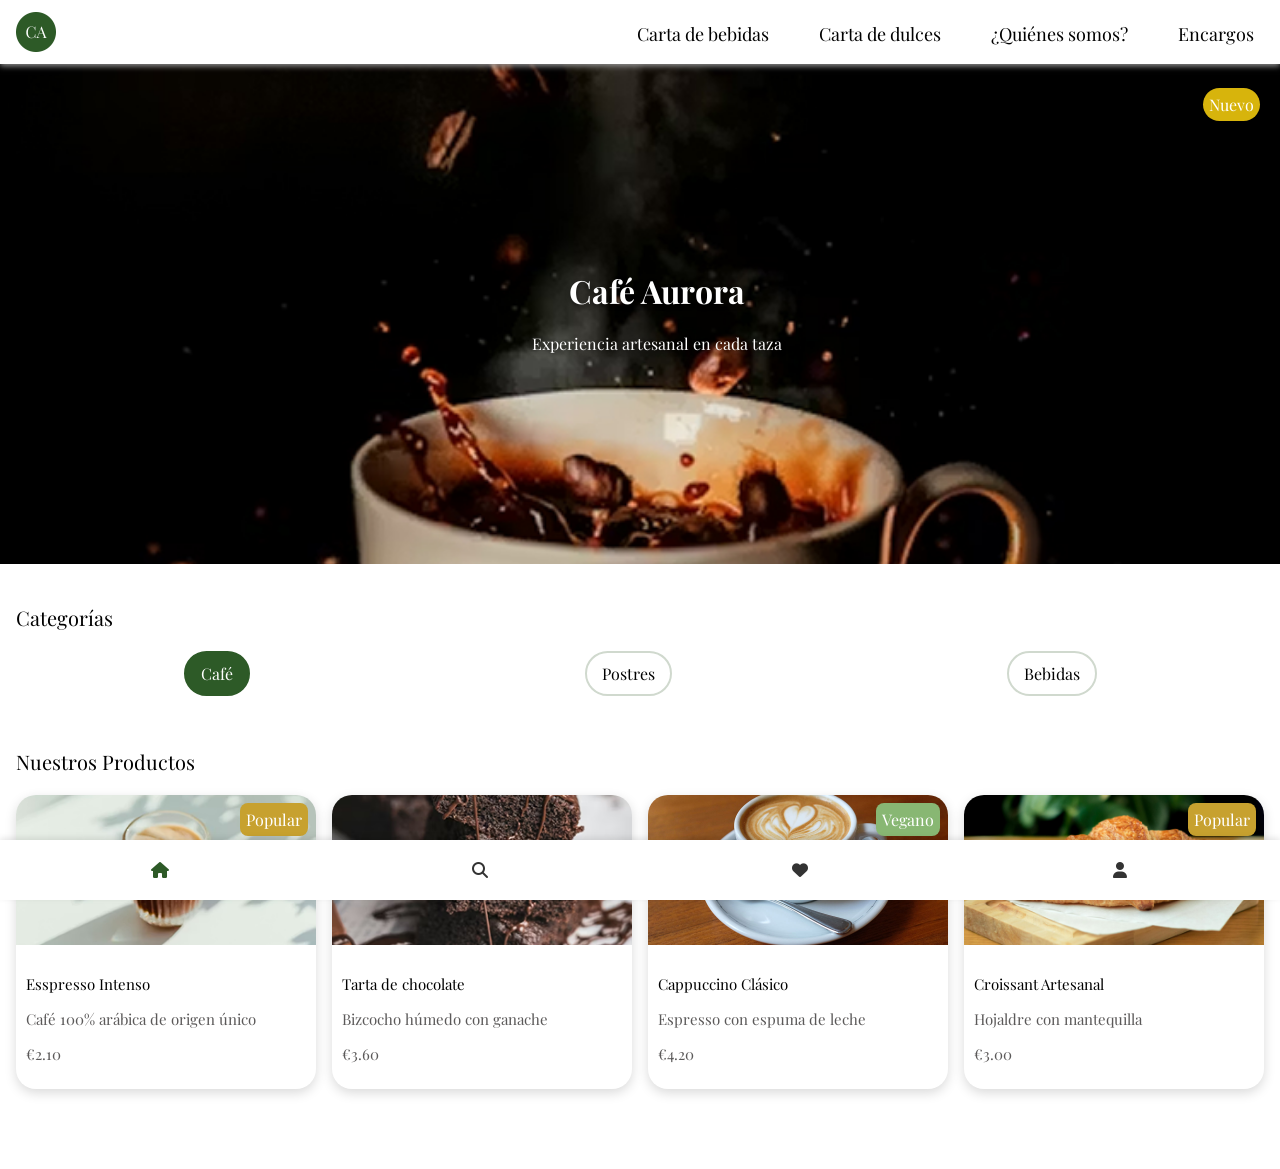
<file: html/index.html>
<!doctype html>
<html lang="en">
  <head>
    <meta charset="UTF-8" />
    <meta name="viewport" content="width=device-width, initial-scale=1.0" />
    <title>Cafe Aurora</title>
    <link rel="icon" href="../images/icon_pg.png" />
    <link
      rel="stylesheet"
      href="https://cdnjs.cloudflare.com/ajax/libs/font-awesome/6.5.1/css/all.min.css"
    />
    <link rel="stylesheet" href="../css/style.css" />
    <link rel="stylesheet" href="../css/style-home.css" />
  </head>
  <body>
    <header class="site-header">
      <img
        class="site-header__logo"
        src="../images/user-picture.png"
        alt="User picture"
      />
      <nav class="site-header__nav">
        <label for="f-toggle" class="site-header__menu-toggle-label"
          >&#9776;</label
        >
        <input type="checkbox" id="f-toggle" class="site-header__menu-toggle" />
        <div class="site-header__menu">
          <ul class="site-header__menu-list">
            <li class="site-header__menu-item">Carta de bebidas</li>
            <li class="site-header__menu-item">Carta de dulces</li>
            <li class="site-header__menu-item">¿Quiénes somos?</li>
            <li class="site-header__menu-item">Encargos</li>
          </ul>
        </div>
      </nav>
    </header>
    <main class="home-main">
      <img
        class="home-main__hero-image"
        src="../images/Cafe_Aurora_Interior.jpg"
        alt="Cafe Aurora Logo"
      />
      <div class="home-main__text">
        <h1>Café Aurora</h1>
        <p>Experiencia artesanal en cada taza</p>
      </div>
      <div class="badge" data-category="nuevo">Nuevo</div>
    </main>
    <section class="category-filter">
      <p>Categorías</p>
      <div class="category-filter__list">
        <div class="category-filter__tag" data-state="focus">Café</div>
        <div class="category-filter__tag" data-state="normal">Postres</div>
        <div class="category-filter__tag" data-state="normal">Bebidas</div>
      </div>
    </section>
    <section class="product-list">
      <p>Nuestros Productos</p>
      <div class="product-list__grid">
        <article class="product-card">
          <div class="product-card__image-wrapper">
            <img src="../images/esspresso.png" alt="Café espresso" />
          </div>
          <div class="product-card__content">
            <p class="product-card__title">Esspresso Intenso</p>
            <p class="product-card__description">
              Café 100% arábica de origen único
            </p>
            <p class="product-card__price">€2.10</p>
          </div>
          <div class="badge" data-category="popular">Popular</div>
        </article>
        <article class="product-card">
          <div class="product-card__image-wrapper">
            <img src="../images/tarta-chocolate.png" alt="tarta de chocolate" />
          </div>
          <div class="product-card__content">
            <p class="product-card__title">Tarta de chocolate</p>
            <p class="product-card__description">Bizcocho húmedo con ganache</p>
            <p class="product-card__price">€3.60</p>
          </div>
        </article>
        <article class="product-card">
          <div class="product-card__image-wrapper">
            <img src="../images/cappuccino.jpg" alt="tarta de chocolate" />
          </div>
          <div class="product-card__content">
            <p class="product-card__title">Cappuccino Clásico</p>
            <p class="product-card__description">
              Espresso con espuma de leche
            </p>
            <p class="product-card__price">€4.20</p>
          </div>
          <div class="badge" data-category="vegan">Vegano</div>
        </article>
        <article class="product-card">
          <div class="product-card__image-wrapper">
            <img src="../images/croissant.jpeg" alt="tarta de chocolate" />
          </div>
          <div class="product-card__content">
            <p class="product-card__title">Croissant Artesanal</p>
            <p class="product-card__description">Hojaldre con mantequilla</p>
            <p class="product-card__price">€3.00</p>
          </div>
          <div class="badge" data-category="popular">Popular</div>
        </article>
      </div>
    </section>
    <nav class="bottom-nav">
      <a href="#home" data-state="focus"><i class="fa-solid fa-house"></i></a>
      <a href="#menu"><i class="fa-solid fa-magnifying-glass"></i></a>
      <a href="#favorites"><i class="fa-solid fa-heart"></i></a>
      <a href="#profile"><i class="fa-solid fa-user"></i></a>
    </nav>
  </body>
</html>
</file>
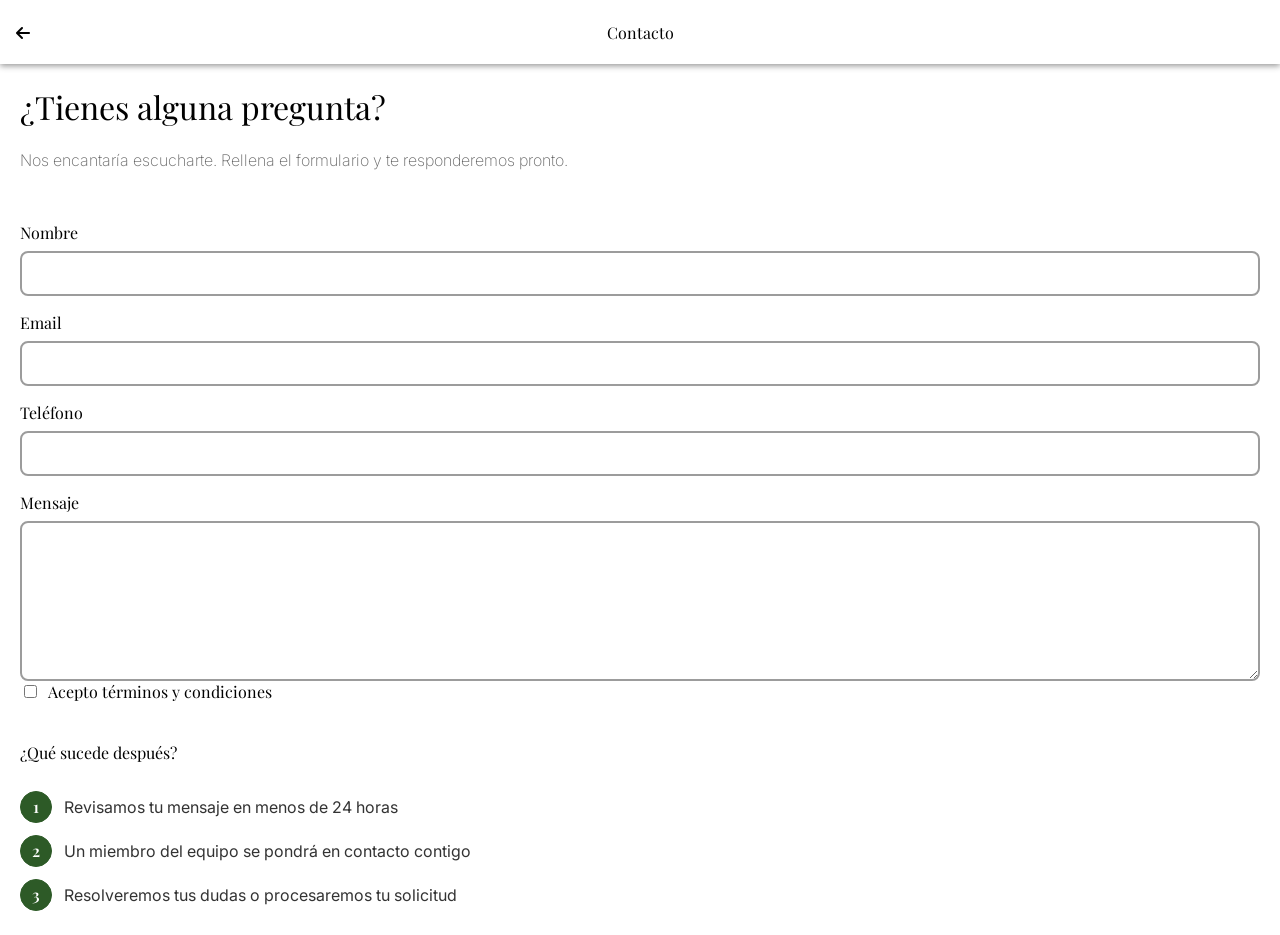
<file: html/contact.html>
<!doctype html>
<html lang="en">
  <head>
    <meta charset="UTF-8" />
    <meta name="viewport" content="width=device-width, initial-scale=1.0" />
    <title>Contact</title>
    <link rel="icon" href="../images/icon_pg.png" />
    <link
      rel="stylesheet"
      href="https://cdnjs.cloudflare.com/ajax/libs/font-awesome/6.5.1/css/all.min.css"
    />
    <link rel="stylesheet" href="../css/style.css" />
    <link rel="stylesheet" href="../css/style-contact.css" />
  </head>
  <body>
    <header class="detail-header">
      <a class="detail-header__back" href="#btn-back" data-state="focus"
        ><i class="fa-solid fa-arrow-left"></i
      ></a>
      <p class="detail-header__title">Contacto</p>
    </header>
    <main class="contact-page">
      <h1 class="contact-page__title">¿Tienes alguna pregunta?</h1>
      <p class="contact-page__intro">
        Nos encantaría escucharte. Rellena el formulario y te responderemos
        pronto.
      </p>
      <form class="contact-form" action="/my-handling-form-page" method="post">
        <ul class="contact-form__list">
          <li class="contact-form__item">
            <label class="contact-form__label" for="name">Nombre</label>
            <input
              class="contact-form__input"
              type="text"
              id="name"
              name="user_name"
            />
          </li>
          <li class="contact-form__item">
            <label class="contact-form__label" for="mail">Email</label>
            <input
              class="contact-form__input"
              type="email"
              id="mail"
              name="user_mail"
            />
          </li>
          <li class="contact-form__item">
            <label class="contact-form__label" for="tlf">Teléfono</label>
            <input
              class="contact-form__input"
              type="number"
              id="tlf"
              name="user_tel"
            />
          </li>
          <li class="contact-form__item">
            <label class="contact-form__label" for="msg">Mensaje</label>
            <textarea
              class="contact-form__textarea"
              id="msg"
              name="user_message"
            ></textarea>
          </li>
          <li class="contact-form__item">
            <label class="contact-form__terms" for="terms">
              <input
                class="contact-form__checkbox"
                type="checkbox"
                id="terms"
                name="user_terms"
              />
              Acepto términos y condiciones
            </label>
          </li>
        </ul>
      </form>
      <div class="contact-steps">
        <p class="contact-steps__title">¿Qué sucede después?</p>
        <div class="contact-steps__item">
          <div class="contact-steps__circle">1</div>
          <span>Revisamos tu mensaje en menos de 24 horas</span>
        </div>
        <div class="contact-steps__item">
          <div class="contact-steps__circle">2</div>
          <span>Un miembro del equipo se pondrá en contacto contigo</span>
        </div>
        <div class="contact-steps__item">
          <div class="contact-steps__circle">3</div>
          <span>Resolveremos tus dudas o procesaremos tu solicitud</span>
        </div>
      </div>
    </main>
  </body>
</html>
</file>
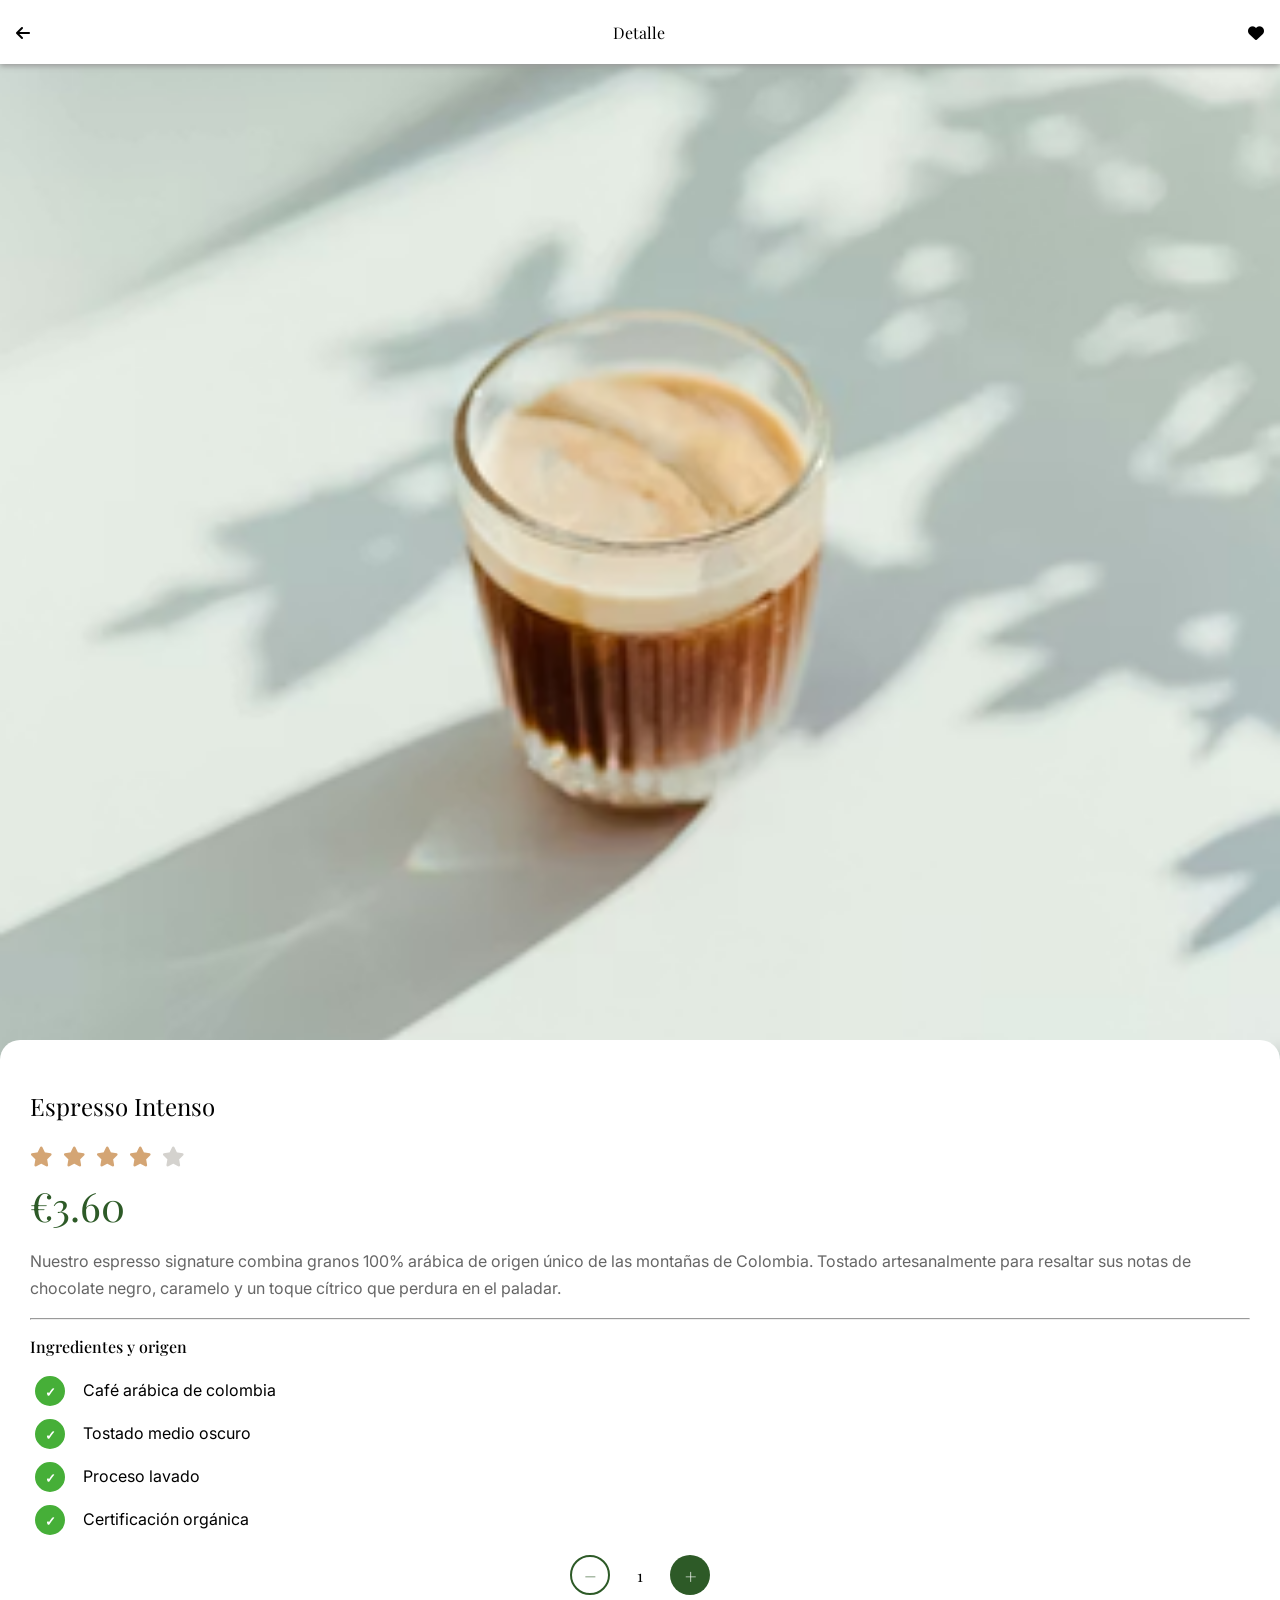
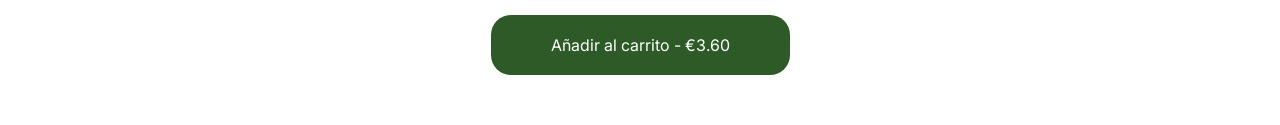
<file: html/product.html>
<!doctype html>
<html lang="en">
  <head>
    <meta charset="UTF-8" />
    <meta name="viewport" content="width=device-width, initial-scale=1.0" />
    <title>Details</title>
    <link rel="icon" href="../images/icon_pg.png" />
    <link
      rel="stylesheet"
      href="https://cdnjs.cloudflare.com/ajax/libs/font-awesome/6.5.1/css/all.min.css"
    />
    <link rel="stylesheet" href="../css/style.css" />
    <link rel="stylesheet" href="../css/style-details.css" />
  </head>
  <body>
    <header class="detail-header">
      <a class="detail-header__back" href="#btn-back" data-state="focus"
        ><i class="fa-solid fa-arrow-left"></i
      ></a>
      <p class="detail-header__title">Detalle</p>
      <a class="detail-header__favorite" href="#heart" data-state="focus"
        ><i class="fa-solid fa-heart"></i
      ></a>
    </header>
    <main class="product-detail">
      <img
        class="product-detail__image"
        src="../images/esspresso.png"
        alt="Café intenso"
      />
      <section class="product-detail__content">
        <h1 class="product-detail__title">Espresso Intenso</h1>
        <div class="product-detail__rating">
          <i class="fa-solid fa-star" data-value="1"></i>
          <i class="fa-solid fa-star" data-value="2"></i>
          <i class="fa-solid fa-star" data-value="3"></i>
          <i class="fa-solid fa-star" data-value="4"></i>
          <i class="fa-solid fa-star" data-value="5"></i>
        </div>
        <p class="product-detail__price">€3.60</p>
        <p class="product-detail__description">
          Nuestro espresso signature combina granos 100% arábica de origen único
          de las montañas de Colombia. Tostado artesanalmente para resaltar sus
          notas de chocolate negro, caramelo y un toque cítrico que perdura en
          el paladar.
        </p>
        <div class="product-detail__ingredients">
          <hr class="product-detail__separator" />
          <p class="product-detail__ingredients-title">Ingredientes y origen</p>
          <div class="product-detail__radio-list">
            <label>
              <input
                class="product-detail__radio"
                type="radio"
                name="arabica"
                value="small"
                checked
              />
              Café arábica de colombia
            </label>

            <label>
              <input
                class="product-detail__radio"
                type="radio"
                name="tostado"
                value="medium"
                checked
              />
              Tostado medio oscuro
            </label>

            <label>
              <input
                class="product-detail__radio"
                type="radio"
                name="proceso"
                value="large"
                checked
              />
              Proceso lavado
            </label>
            <label>
              <input
                class="product-detail__radio"
                type="radio"
                name="certificacion"
                value="large"
                checked
              />
              Certificación orgánica
            </label>
          </div>
          <div class="product-detail__quantity-selector">
            <div
              class="product-detail__quantity-button product-detail__quantity-button--minus"
            >
              −
            </div>
            <p class="product-detail__quantity-number">1</p>
            <div
              class="product-detail__quantity-button product-detail__quantity-button--plus"
            >
              +
            </div>
          </div>
          <button class="product-detail__add-button">
            Añadir al carrito - €3.60
          </button>
        </div>
      </section>
    </main>
  </body>
</html>
</file>
<file: css/style.css>
@import url("https://fonts.googleapis.com/css2?family=Playfair+Display:wght@400;700&display=swap");

:root {
  --header-height: 4rem;
}

* {
  box-sizing: border-box;
  font-family: "Playfair Display", Tahoma, Geneva, Verdana, sans-serif;
}

body {
  margin: 0;
}

.detail-header {
  height: var(--header-height);
  padding: 16px;
  display: flex;
  justify-content: space-between;
  position: fixed;
  top: 0;
  left: 0;
  width: 100%;
  background-color: white;
  box-shadow: 0 2px 6px rgb(152, 152, 152);
  z-index: 100;
  align-items: center;
}

main {
  padding-top: var(--header-height);
  position: relative;
}
</file>
<file: css/style-home.css>
@import url("https://fonts.googleapis.com/css2?family=Playfair+Display:wght@400;700&display=swap");

.site-header {
  height: var(--header-height);
  padding: 16px;
  display: flex;
  justify-content: space-between;
  position: fixed;
  top: 0;
  left: 0;
  width: 100%;
  background-color: white;
  box-shadow: 0 2px 6px rgb(152, 152, 152);
  z-index: 100;
  align-items: center;
}
.site-header__logo {
  height: 40px;
}
.site-header__nav {
  height: 40px;
  cursor: pointer;
}

.site-header__menu-toggle-label {
  font-size: 28px;
  cursor: pointer;
  display: flex;
  align-items: center;
}

.site-header__menu-toggle {
  display: none;
}

.site-header__menu {
  display: none;
  position: fixed;
  top: 64px;
  left: 0;
  width: 100%;
  background-color: white;
  box-shadow: 0 4px 12px rgba(0, 0, 0, 0.1);
  z-index: 99;
  padding: 20px;
}

.site-header__menu-toggle:checked + .site-header__menu {
  display: block;
}

.site-header__menu-list {
  list-style: none;
  padding: 0;
  margin: 0;
}

.site-header__menu-item {
  padding: 18px 0;
  border-bottom: 1px solid #eee;
  cursor: pointer;
  font-size: 18px;
}
.site-header__menu-item:hover {
  color: #2d5a27;
  font-weight: 500;
}

.home-main__hero-image {
  width: 100%;
  height: auto;
  object-fit: cover;
}
.home-main__text {
  position: absolute;
  text-align: left;
  bottom: 0;
  left: 0;
  margin: 20px;
  color: white;
  text-shadow: 0 2px 4px rgba(0, 0, 0, 0.5);
}

.category-filter {
  padding: 16px;
}
.category-filter > p {
  font-size: 20px;
}
.category-filter__list {
  display: flex;
  justify-content: space-around;
}
.category-filter__tag {
  padding-left: 15px;
  padding-right: 15px;
  padding-top: 10px;
  padding-bottom: 10px;
  background-color: #ffffff;
  color: rgb(0, 0, 0);
  border: 2px solid #d0d9ce;
  border-radius: 50px;
}
.category-filter__tag[data-state="focus"] {
  background-color: #2d5a27;
  color: white;
  border-color: #2d5a27;
}

.product-list {
  padding: 16px;
  padding-bottom: 80px;
}
.product-list > p {
  font-size: 20px;
}
.product-list__grid {
  display: flex;
  flex-wrap: wrap;
  gap: 1rem;
}
.product-card {
  position: relative;
  border-radius: 20px;
  flex: 1 1 calc(50% - 1rem);
  box-sizing: border-box;
  gap: 1rem;
  box-shadow: 0 4px 12px rgba(0, 0, 0, 0.15);
}
.product-card__image-wrapper > img {
  width: 100%;
  height: 150px;
  object-fit: cover;
  border-top-left-radius: 20px;
  border-top-right-radius: 20px;
}
.product-card__content {
  padding: 10px;
}
.product-card__title {
  font-size: 15px;
}
.product-card__description,
.product-card__price {
  font-size: 15px;
  color: rgb(91, 89, 89);
}
.badge {
  position: absolute;
  margin: 8px;
  color: white;
  text-align: center;
  padding-left: 6px;
  padding-right: 6px;
  padding-top: 6px;
  padding-bottom: 6px;
  width: fit-content;
  border-radius: 8px;
}
.badge[data-category="popular"] {
  top: 0;
  right: 0;
  background-color: rgb(199, 161, 47);
}
.badge[data-category="vegan"] {
  top: 0;
  right: 0;
  background-color: rgb(136, 183, 115);
}
.badge[data-category="nuevo"] {
  top: 80px;
  right: 0;
  margin-right: 20px;
  border-radius: 24px;
  background-color: rgb(215 180 12);
}

.bottom-nav {
  position: fixed;
  bottom: 0;
  left: 0;
  width: 100%;
  height: 60px;
  background-color: white;
  box-shadow: 0 -2px 6px rgba(0, 0, 0, 0.1);
  display: flex;
  justify-content: space-around;
  align-items: center;
  z-index: 100;
}
.bottom-nav a {
  flex: 1;
  height: 100%;
  display: flex;
  justify-content: center;
  align-items: center;
  text-decoration: none;
  color: #333;
}
.bottom-nav a:hover {
  background-color: #f5f5f5;
}
.bottom-nav > a[data-state="focus"] {
  color: #2d5a27;
}

@media (width > 1024px) {
  .home-main__hero-image {
    width: 100%;
    height: 500px;
    object-fit: cover;
  }
  .home-main__text {
    align-items: center;
    text-align: center;
    top: 40%;
    left: 40%;
    margin: 20px;
    color: white;
    text-shadow: 0 2px 4px rgba(0, 0, 0, 0.5);
  }

  .product-list__grid {
    display: flex;
    flex-wrap: nowrap;
    gap: 1rem;
  }
  .site-header__menu-toggle-label {
    display: none;
  }
  .site-header__menu {
    display: flex !important;
    position: static;
    flex-direction: row;
    align-items: center;
    box-shadow: none;
    background: none;
    padding: 0;
    width: auto;
  }
  .site-header__menu-list {
    margin: 0;
    padding: 10px;
    display: flex;
    gap: 50px;
  }
  .site-header__menu-item {
    border: none;
    padding: 0;
    font-size: 18px;
  }
}
</file>
<file: css/style-contact.css>
@import url("https://fonts.googleapis.com/css2?family=Inter:wght@400;500;600&display=swap");

.detail-header {
  justify-content: center;
  position: relative;
}
.detail-header__title {
  margin: 0;
  text-align: center;
}
.detail-header__back {
  position: absolute;
  left: 16px;
  color: black;
}

.contact-page {
  padding-top: 0;
  padding-left: 20px;
  padding-right: 20px;
}
.contact-page__title {
  text-align: left;
  font-weight: 200;
}
.contact-page__intro {
  font-family: "Inter", sans-serif;
  color: #666666;
  text-align: left;
  font-weight: 200;
  padding-bottom: 20px;
}
.contact-form {
  text-decoration: none;
}

.contact-form__list {
  padding: 0;
}

.contact-form__item {
  padding: 0;
  display: flex;
  flex-direction: column;
  gap: 8px;
}
.contact-form__label {
  margin-top: 16px;
}
.contact-form__input,
.contact-form__textarea {
  border: 2px solid #9c9c9c;
  border-radius: 8px;
  padding: 12px 14px;
}
.contact-form__textarea {
  min-height: 160px;
  resize: vertical;
}

.contact-form__terms {
  flex-direction: row;
  align-items: center;
  gap: 8px;
  display: flex;
}

.contact-steps {
  margin-top: 24px;
  display: flex;
  flex-direction: column;
  gap: 12px;
  margin-bottom: 24px;
}
.contact-steps__item {
  display: flex;
  align-items: center;
  gap: 12px;
  color: #333333;
}
.contact-steps__item span {
  font-family: "Inter", sans-serif;
}
.contact-steps__circle {
  width: 32px;
  height: 32px;
  border-radius: 50%;
  border: 1px solid #2d5a27;
  display: flex;
  align-items: center;
  justify-content: center;
  font-weight: 600;
  color: white;
  background-color: #2d5a27;
  flex-shrink: 0;
}
</file>
<file: css/style-details.css>
@import url("https://fonts.googleapis.com/css2?family=Inter:wght@400;500;600&display=swap");

.detail-header__back,
.detail-header__favorite {
  color: black;
}

.product-detail__image {
  width: 100%;
  height: auto;
  object-fit: cover;
}

.product-detail__content {
  padding: 30px;
  border-top-left-radius: 20px;
  border-top-right-radius: 20px;
  background-color: white;
  margin-top: -30px;
  position: relative;
  z-index: 10;
}
.product-detail__title {
  font-weight: 400;
}
.product-detail__rating {
  font-size: 20px;
  margin: 10px 0;
  gap: 5px;
}

.product-detail__rating i {
  color: #ccc;
  margin-right: 5px;
}

.product-detail__rating i[data-value] {
  color: #d4a574;
}
.product-detail__rating i[data-value]:last-child {
  color: #d4d2ce;
}

.product-detail__price {
  font-size: 40px;
  color: #2d5a27;
  margin: 0;
}
.product-detail__description {
  color: #666666;
  font-size: 16px;
  line-height: 27.2px;
  font-family: "Inter", sans-serif;
}

.product-detail__ingredients-title {
  font-size: 16px;
  font-weight: 500;
}

.product-detail__radio-list {
  display: flex;
  flex-direction: column;
  gap: 10px;
}

.product-detail__radio-list label {
  display: flex;
  align-items: center;
  gap: 15px;
  font-family: "Inter", sans-serif;
}

.product-detail__radio {
  appearance: none;
  width: 30px;
  height: 30px;
  border: 2px solid #ccc;
  border-radius: 50px;
  position: relative;
}

.product-detail__radio:checked {
  border-color: #46af38;
  background-color: #46af38;
}

.product-detail__radio:checked::after {
  content: "✓";
  position: absolute;
  top: 50%;
  left: 50%;
  transform: translate(-50%, -50%);
  color: white;
  font-weight: bold;
}

.product-detail__quantity-selector {
  display: flex;
  align-items: center;
  justify-content: center;
  gap: 15px;
  margin: 20px 0;
}

.product-detail__quantity-button {
  width: 40px;
  height: 40px;
  border-radius: 50%;
  background-color: #2d5a27;
  color: white;
  border: none;
  font-size: 20px;
  cursor: pointer;
  display: flex;
  align-items: center;
  justify-content: center;
  font-weight: bold;
}

.product-detail__quantity-button--minus {
  background-color: white;
  color: #2d5a27;
  border: 2px solid #2d5a27;
}

.product-detail__quantity-button--plus {
  background-color: #2d5a27;
  color: white;
  border: none;
  border-radius: 999px;
}

.product-detail__quantity-button:hover {
  background-color: #1f3f1a;
}

.product-detail__quantity-button--minus:hover {
  background-color: #f0f0f0;
}

.product-detail__quantity-number {
  font-family: "Playfair Display", sans-serif;
  font-size: 16px;
  min-width: 30px;
  text-align: center;
  margin: 0;
}

.product-detail__add-button {
  display: block;
  margin: 20px auto;
  padding: 20px 60px;
  background-color: #2d5a27;
  color: white;
  border: none;
  border-radius: 20px;
  font-size: 16px;
  font-family: "Inter", sans-serif;
}
</file>
